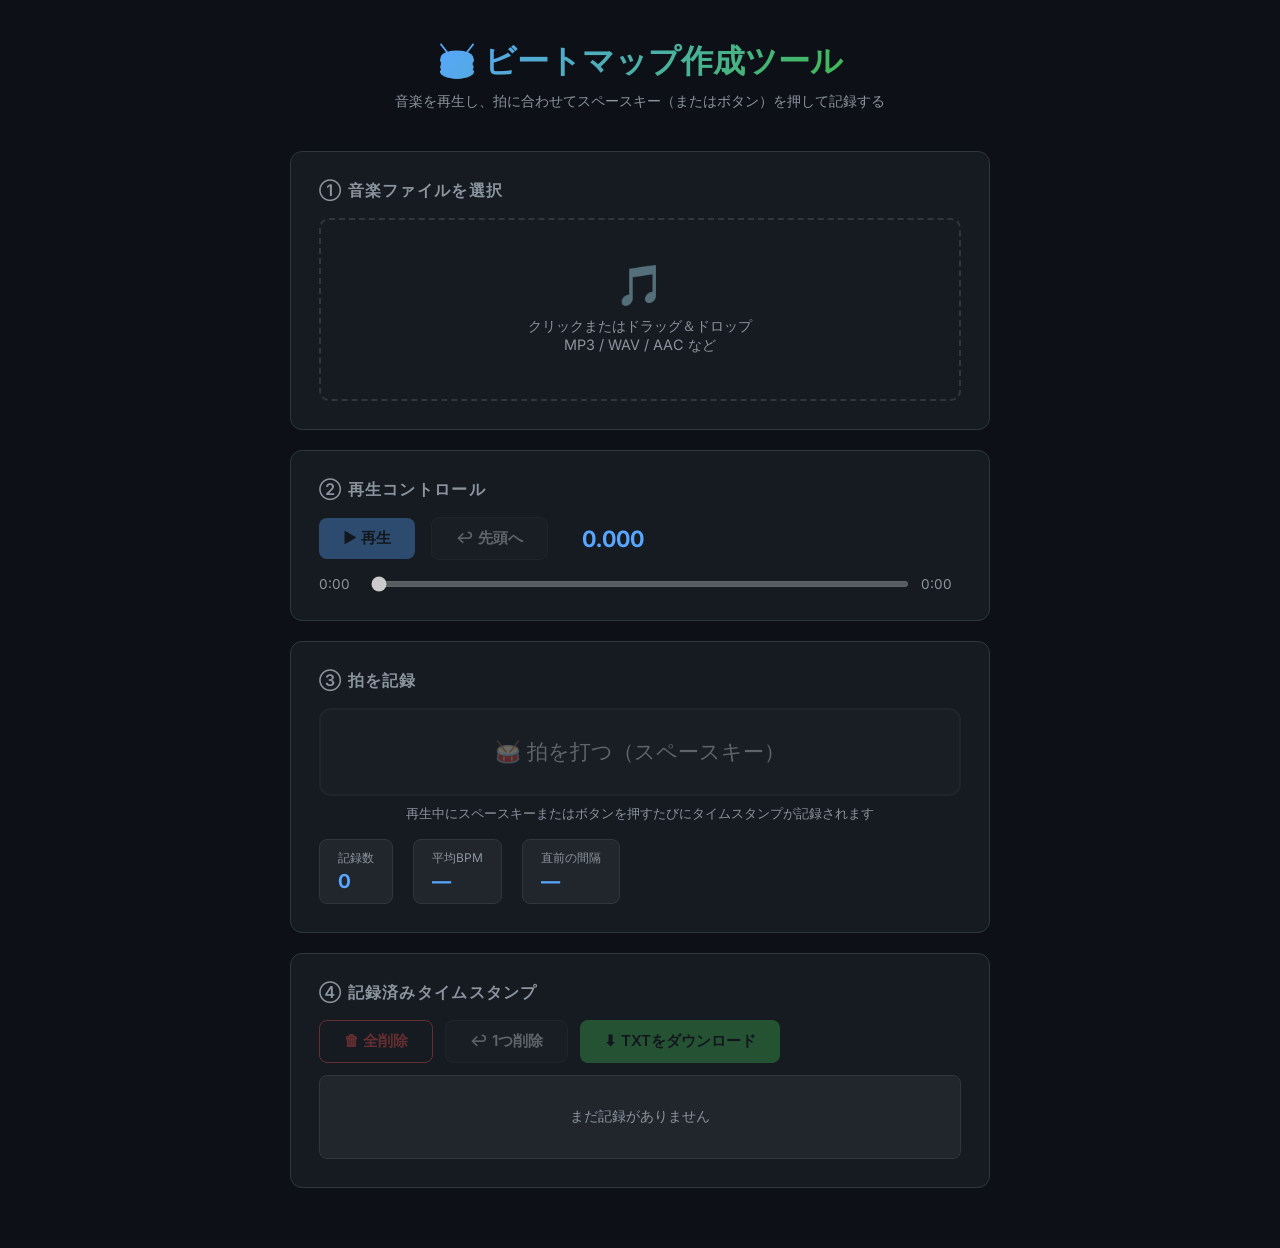
<file: beatmap.html>
<!DOCTYPE html>
<html lang="ja">

<head>
    <meta charset="UTF-8">
    <meta name="viewport" content="width=device-width, initial-scale=1.0">
    <title>ビートマップ作成ツール</title>
    <link rel="preconnect" href="https://fonts.googleapis.com">
    <link href="https://fonts.googleapis.com/css2?family=Inter:wght@300;400;600;700&display=swap" rel="stylesheet">
    <style>
        *,
        *::before,
        *::after {
            box-sizing: border-box;
            margin: 0;
            padding: 0;
        }

        :root {
            --bg: #0d1117;
            --surface: #161b22;
            --surface2: #21262d;
            --border: #30363d;
            --accent: #58a6ff;
            --accent2: #3fb950;
            --danger: #f85149;
            --text: #e6edf3;
            --muted: #8b949e;
        }

        body {
            background: var(--bg);
            color: var(--text);
            font-family: 'Inter', sans-serif;
            min-height: 100vh;
            display: flex;
            flex-direction: column;
            align-items: center;
            padding: 40px 20px;
        }

        h1 {
            font-size: 2rem;
            font-weight: 700;
            background: linear-gradient(135deg, var(--accent), var(--accent2));
            -webkit-background-clip: text;
            -webkit-text-fill-color: transparent;
            background-clip: text;
            margin-bottom: 8px;
        }

        .subtitle {
            color: var(--muted);
            font-size: 0.9rem;
            margin-bottom: 40px;
        }

        .card {
            background: var(--surface);
            border: 1px solid var(--border);
            border-radius: 12px;
            padding: 28px;
            width: 100%;
            max-width: 700px;
            margin-bottom: 20px;
        }

        .card h2 {
            font-size: 1rem;
            font-weight: 600;
            color: var(--muted);
            text-transform: uppercase;
            letter-spacing: 0.08em;
            margin-bottom: 16px;
        }

        /* Upload area */
        .upload-zone {
            border: 2px dashed var(--border);
            border-radius: 10px;
            padding: 40px;
            text-align: center;
            cursor: pointer;
            transition: border-color 0.2s, background 0.2s;
            position: relative;
        }

        .upload-zone:hover,
        .upload-zone.drag-over {
            border-color: var(--accent);
            background: rgba(88, 166, 255, 0.05);
        }

        .upload-zone input[type="file"] {
            position: absolute;
            inset: 0;
            opacity: 0;
            cursor: pointer;
        }

        .upload-zone .icon {
            font-size: 2.5rem;
            margin-bottom: 8px;
        }

        .upload-zone p {
            color: var(--muted);
            font-size: 0.9rem;
        }

        .upload-zone .file-name {
            color: var(--text);
            font-size: 1rem;
            font-weight: 600;
            margin-top: 4px;
        }

        /* Transport bar */
        .transport {
            display: flex;
            align-items: center;
            gap: 16px;
            flex-wrap: wrap;
        }

        .btn {
            padding: 10px 24px;
            border-radius: 8px;
            border: none;
            font-size: 0.95rem;
            font-weight: 600;
            cursor: pointer;
            transition: opacity 0.15s, transform 0.1s;
            font-family: inherit;
        }

        .btn:active {
            transform: scale(0.96);
        }

        .btn:disabled {
            opacity: 0.35;
            cursor: not-allowed;
        }

        .btn-primary {
            background: var(--accent);
            color: #0d1117;
        }

        .btn-danger {
            background: var(--danger);
            color: #fff;
        }

        .btn-success {
            background: var(--accent2);
            color: #0d1117;
        }

        .btn-ghost {
            background: var(--surface2);
            color: var(--text);
            border: 1px solid var(--border);
        }

        .time-display {
            font-size: 1.4rem;
            font-weight: 700;
            font-variant-numeric: tabular-nums;
            color: var(--accent);
            min-width: 80px;
            text-align: right;
        }

        /* seek bar */
        .seek-wrap {
            margin-top: 16px;
            display: flex;
            align-items: center;
            gap: 12px;
        }

        .seek-wrap input[type=range] {
            flex: 1;
            accent-color: var(--accent);
            height: 6px;
            cursor: pointer;
        }

        .seek-time {
            font-size: 0.85rem;
            color: var(--muted);
            min-width: 40px;
        }

        /* Beat button */
        #beat-btn {
            width: 100%;
            padding: 28px;
            font-size: 1.3rem;
            border-radius: 12px;
            background: var(--surface2);
            border: 2px solid var(--border);
            color: var(--text);
            transition: background 0.1s, border-color 0.1s, transform 0.08s;
        }

        #beat-btn:active,
        #beat-btn.pressed {
            background: rgba(88, 166, 255, 0.2);
            border-color: var(--accent);
            transform: scale(0.97);
        }

        #beat-btn:disabled {
            opacity: 0.35;
        }

        /* Flash overlay */
        #flash {
            position: fixed;
            inset: 0;
            background: rgba(88, 166, 255, 0.18);
            pointer-events: none;
            opacity: 0;
            transition: opacity 0.12s;
            z-index: 100;
        }

        #flash.active {
            opacity: 1;
        }

        /* Stats */
        .stats {
            display: flex;
            gap: 20px;
            flex-wrap: wrap;
            margin-top: 8px;
        }

        .stat {
            background: var(--surface2);
            border: 1px solid var(--border);
            border-radius: 8px;
            padding: 10px 18px;
        }

        .stat .label {
            font-size: 0.75rem;
            color: var(--muted);
            margin-bottom: 2px;
        }

        .stat .value {
            font-size: 1.2rem;
            font-weight: 700;
            color: var(--accent);
        }

        /* Beat list */
        #beat-list-wrap {
            max-height: 220px;
            overflow-y: auto;
            background: var(--surface2);
            border: 1px solid var(--border);
            border-radius: 8px;
            padding: 12px;
            font-size: 0.85rem;
            font-family: monospace;
            color: var(--muted);
            margin-top: 4px;
        }

        .beat-row {
            display: flex;
            justify-content: space-between;
            align-items: center;
            padding: 2px 4px;
            border-radius: 4px;
        }

        .beat-row:hover {
            background: rgba(88, 166, 255, 0.08);
        }

        .beat-row .beat-time {
            color: var(--text);
        }

        .beat-row .beat-interval {
            color: var(--accent2);
        }

        .beat-row .del-btn {
            background: none;
            border: none;
            color: var(--danger);
            cursor: pointer;
            font-size: 0.8rem;
            padding: 0 4px;
            line-height: 1;
        }

        .row {
            display: flex;
            gap: 12px;
            flex-wrap: wrap;
        }

        .hint {
            margin-top: 10px;
            font-size: 0.8rem;
            color: var(--muted);
            text-align: center;
        }

        audio {
            display: none;
        }
    </style>
</head>

<body>

    <div id="flash"></div>
    <audio id="audio"></audio>

    <h1>🥁 ビートマップ作成ツール</h1>
    <p class="subtitle">音楽を再生し、拍に合わせてスペースキー（またはボタン）を押して記録する</p>

    <!-- File Upload -->
    <div class="card">
        <h2>① 音楽ファイルを選択</h2>
        <div class="upload-zone" id="upload-zone">
            <input type="file" id="audio-upload" accept="audio/*">
            <div class="icon">🎵</div>
            <p>クリックまたはドラッグ＆ドロップ</p>
            <p>MP3 / WAV / AAC など</p>
            <p class="file-name" id="file-name-display"></p>
        </div>
    </div>

    <!-- Transport -->
    <div class="card">
        <h2>② 再生コントロール</h2>
        <div class="transport">
            <button class="btn btn-primary" id="play-btn" disabled>▶ 再生</button>
            <button class="btn btn-ghost" id="restart-btn" disabled>↩ 先頭へ</button>
            <span class="time-display" id="time-display">0.000</span>
        </div>
        <div class="seek-wrap">
            <span class="seek-time" id="seek-start">0:00</span>
            <input type="range" id="seek-bar" min="0" max="100" step="0.01" value="0" disabled>
            <span class="seek-time" id="seek-end">0:00</span>
        </div>
    </div>

    <!-- Beat input -->
    <div class="card">
        <h2>③ 拍を記録</h2>
        <button id="beat-btn" disabled>🥁 拍を打つ（スペースキー）</button>
        <p class="hint">再生中にスペースキーまたはボタンを押すたびにタイムスタンプが記録されます</p>

        <div class="stats" style="margin-top:16px;">
            <div class="stat">
                <div class="label">記録数</div>
                <div class="value" id="stat-count">0</div>
            </div>
            <div class="stat">
                <div class="label">平均BPM</div>
                <div class="value" id="stat-bpm">—</div>
            </div>
            <div class="stat">
                <div class="label">直前の間隔</div>
                <div class="value" id="stat-interval">—</div>
            </div>
        </div>
    </div>

    <!-- Beat list & Export -->
    <div class="card">
        <h2>④ 記録済みタイムスタンプ</h2>
        <div class="row" style="margin-bottom:12px;">
            <button class="btn btn-danger btn-ghost" id="clear-btn" disabled
                style="border-color:var(--danger);color:var(--danger);background:transparent;">🗑 全削除</button>
            <button class="btn btn-ghost" id="undo-btn" disabled>↩ 1つ削除</button>
            <button class="btn btn-success" id="export-btn" disabled>⬇ TXTをダウンロード</button>
        </div>
        <div id="beat-list-wrap">
            <div style="text-align:center;padding:20px;color:var(--muted);">まだ記録がありません</div>
        </div>
    </div>

    <script>
        const audio = document.getElementById('audio');
        const audioUpload = document.getElementById('audio-upload');
        const uploadZone = document.getElementById('upload-zone');
        const fileNameDisplay = document.getElementById('file-name-display');
        const playBtn = document.getElementById('play-btn');
        const restartBtn = document.getElementById('restart-btn');
        const timeDisplay = document.getElementById('time-display');
        const seekBar = document.getElementById('seek-bar');
        const seekStart = document.getElementById('seek-start');
        const seekEnd = document.getElementById('seek-end');
        const beatBtn = document.getElementById('beat-btn');
        const statCount = document.getElementById('stat-count');
        const statBpm = document.getElementById('stat-bpm');
        const statInterval = document.getElementById('stat-interval');
        const clearBtn = document.getElementById('clear-btn');
        const undoBtn = document.getElementById('undo-btn');
        const exportBtn = document.getElementById('export-btn');
        const beatListWrap = document.getElementById('beat-list-wrap');
        const flash = document.getElementById('flash');

        let beats = []; // timestamps in seconds
        let isLoaded = false;
        let seeking = false;

        // ---- File loading ----
        function loadAudioFile(file) {
            const url = URL.createObjectURL(file);
            audio.src = url;
            fileNameDisplay.textContent = file.name;
            audio.load();
            audio.addEventListener('loadedmetadata', () => {
                seekBar.max = audio.duration;
                seekEnd.textContent = fmt(audio.duration);
                isLoaded = true;
                playBtn.disabled = false;
                restartBtn.disabled = false;
                beatBtn.disabled = false;
                seekBar.disabled = false;
            }, { once: true });
        }

        audioUpload.addEventListener('change', e => {
            const file = e.target.files[0];
            if (file) loadAudioFile(file);
        });

        // Drag & drop
        uploadZone.addEventListener('dragover', e => { e.preventDefault(); uploadZone.classList.add('drag-over'); });
        uploadZone.addEventListener('dragleave', () => uploadZone.classList.remove('drag-over'));
        uploadZone.addEventListener('drop', e => {
            e.preventDefault();
            uploadZone.classList.remove('drag-over');
            const file = e.dataTransfer.files[0];
            if (file) loadAudioFile(file);
        });

        // ---- Transport ----
        playBtn.addEventListener('click', togglePlay);
        restartBtn.addEventListener('click', () => {
            audio.pause();
            audio.currentTime = 0;
            playBtn.textContent = '▶ 再生';
        });

        function togglePlay() {
            if (!isLoaded) return;
            if (audio.paused) {
                audio.play();
                playBtn.textContent = '⏸ 一時停止';
            } else {
                audio.pause();
                playBtn.textContent = '▶ 再生';
            }
        }

        // Seek bar
        seekBar.addEventListener('mousedown', () => { seeking = true; });
        seekBar.addEventListener('mouseup', () => {
            seeking = false;
            if (isLoaded) audio.currentTime = parseFloat(seekBar.value);
        });
        seekBar.addEventListener('touchstart', () => { seeking = true; });
        seekBar.addEventListener('touchend', () => {
            seeking = false;
            if (isLoaded) audio.currentTime = parseFloat(seekBar.value);
        });

        // Time updates
        audio.addEventListener('timeupdate', () => {
            const t = audio.currentTime;
            timeDisplay.textContent = t.toFixed(3);
            seekStart.textContent = fmt(t);
            if (!seeking) seekBar.value = t;
        });

        audio.addEventListener('ended', () => {
            playBtn.textContent = '▶ 再生';
        });

        function fmt(sec) {
            const m = Math.floor(sec / 60);
            const s = Math.floor(sec % 60).toString().padStart(2, '0');
            return `${m}:${s}`;
        }

        // ---- Beat recording ----
        function recordBeat() {
            if (!isLoaded || audio.paused) return;
            const t = audio.currentTime;
            beats.push(t);
            beats.sort((a, b) => a - b);
            flashScreen();
            pulseButton();
            updateStats();
            renderBeatList();
        }

        document.addEventListener('keydown', e => {
            if (e.code === 'Space' && e.target === document.body) {
                e.preventDefault();
                recordBeat();
            }
        });
        beatBtn.addEventListener('click', recordBeat);

        function flashScreen() {
            flash.classList.add('active');
            clearTimeout(flash._t);
            flash._t = setTimeout(() => flash.classList.remove('active'), 120);
        }

        function pulseButton() {
            beatBtn.classList.add('pressed');
            setTimeout(() => beatBtn.classList.remove('pressed'), 120);
        }

        // ---- Stats ----
        function updateStats() {
            statCount.textContent = beats.length;
            if (beats.length >= 2) {
                const last = beats[beats.length - 1];
                const prev = beats[beats.length - 2];
                const interval = last - prev;
                statInterval.textContent = interval.toFixed(3) + 's';

                // Average BPM from first to last beat
                const span = beats[beats.length - 1] - beats[0];
                const avgInterval = span / (beats.length - 1);
                statBpm.textContent = Math.round(60 / avgInterval);
            } else {
                statInterval.textContent = '—';
                statBpm.textContent = '—';
            }
            clearBtn.disabled = beats.length === 0;
            undoBtn.disabled = beats.length === 0;
            exportBtn.disabled = beats.length === 0;
        }

        // ---- Beat list rendering ----
        function renderBeatList() {
            if (beats.length === 0) {
                beatListWrap.innerHTML = '<div style="text-align:center;padding:20px;color:var(--muted);">まだ記録がありません</div>';
                return;
            }
            let html = '';
            for (let i = 0; i < beats.length; i++) {
                const t = beats[i];
                const interval = i > 0 ? (t - beats[i - 1]).toFixed(3) + 's' : '—';
                html += `<div class="beat-row">
        <span>${i + 1}.</span>
        <span class="beat-time">${t.toFixed(3)}秒</span>
        <span class="beat-interval">${interval}</span>
        <button class="del-btn" data-idx="${i}" title="この拍を削除">✕</button>
      </div>`;
            }
            beatListWrap.innerHTML = html;
            // Scroll to bottom
            beatListWrap.scrollTop = beatListWrap.scrollHeight;

            // Delete individual beat
            beatListWrap.querySelectorAll('.del-btn').forEach(btn => {
                btn.addEventListener('click', () => {
                    const idx = parseInt(btn.dataset.idx, 10);
                    beats.splice(idx, 1);
                    updateStats();
                    renderBeatList();
                });
            });
        }

        // ---- Controls ----
        clearBtn.addEventListener('click', () => {
            if (!confirm('全タイムスタンプを削除しますか？')) return;
            beats = [];
            updateStats();
            renderBeatList();
        });

        undoBtn.addEventListener('click', () => {
            beats.pop();
            updateStats();
            renderBeatList();
        });

        exportBtn.addEventListener('click', () => {
            if (beats.length === 0) return;
            const content = beats.map(t => t.toFixed(4)).join('\n');
            const blob = new Blob([content], { type: 'text/plain' });
            const url = URL.createObjectURL(blob);
            const a = document.createElement('a');
            a.href = url;
            const base = fileNameDisplay.textContent.replace(/\.[^.]+$/, '') || 'beatmap';
            a.download = base + '_beatmap.txt';
            a.click();
            URL.revokeObjectURL(url);
        });
    </script>
</body>

</html>
</file>
